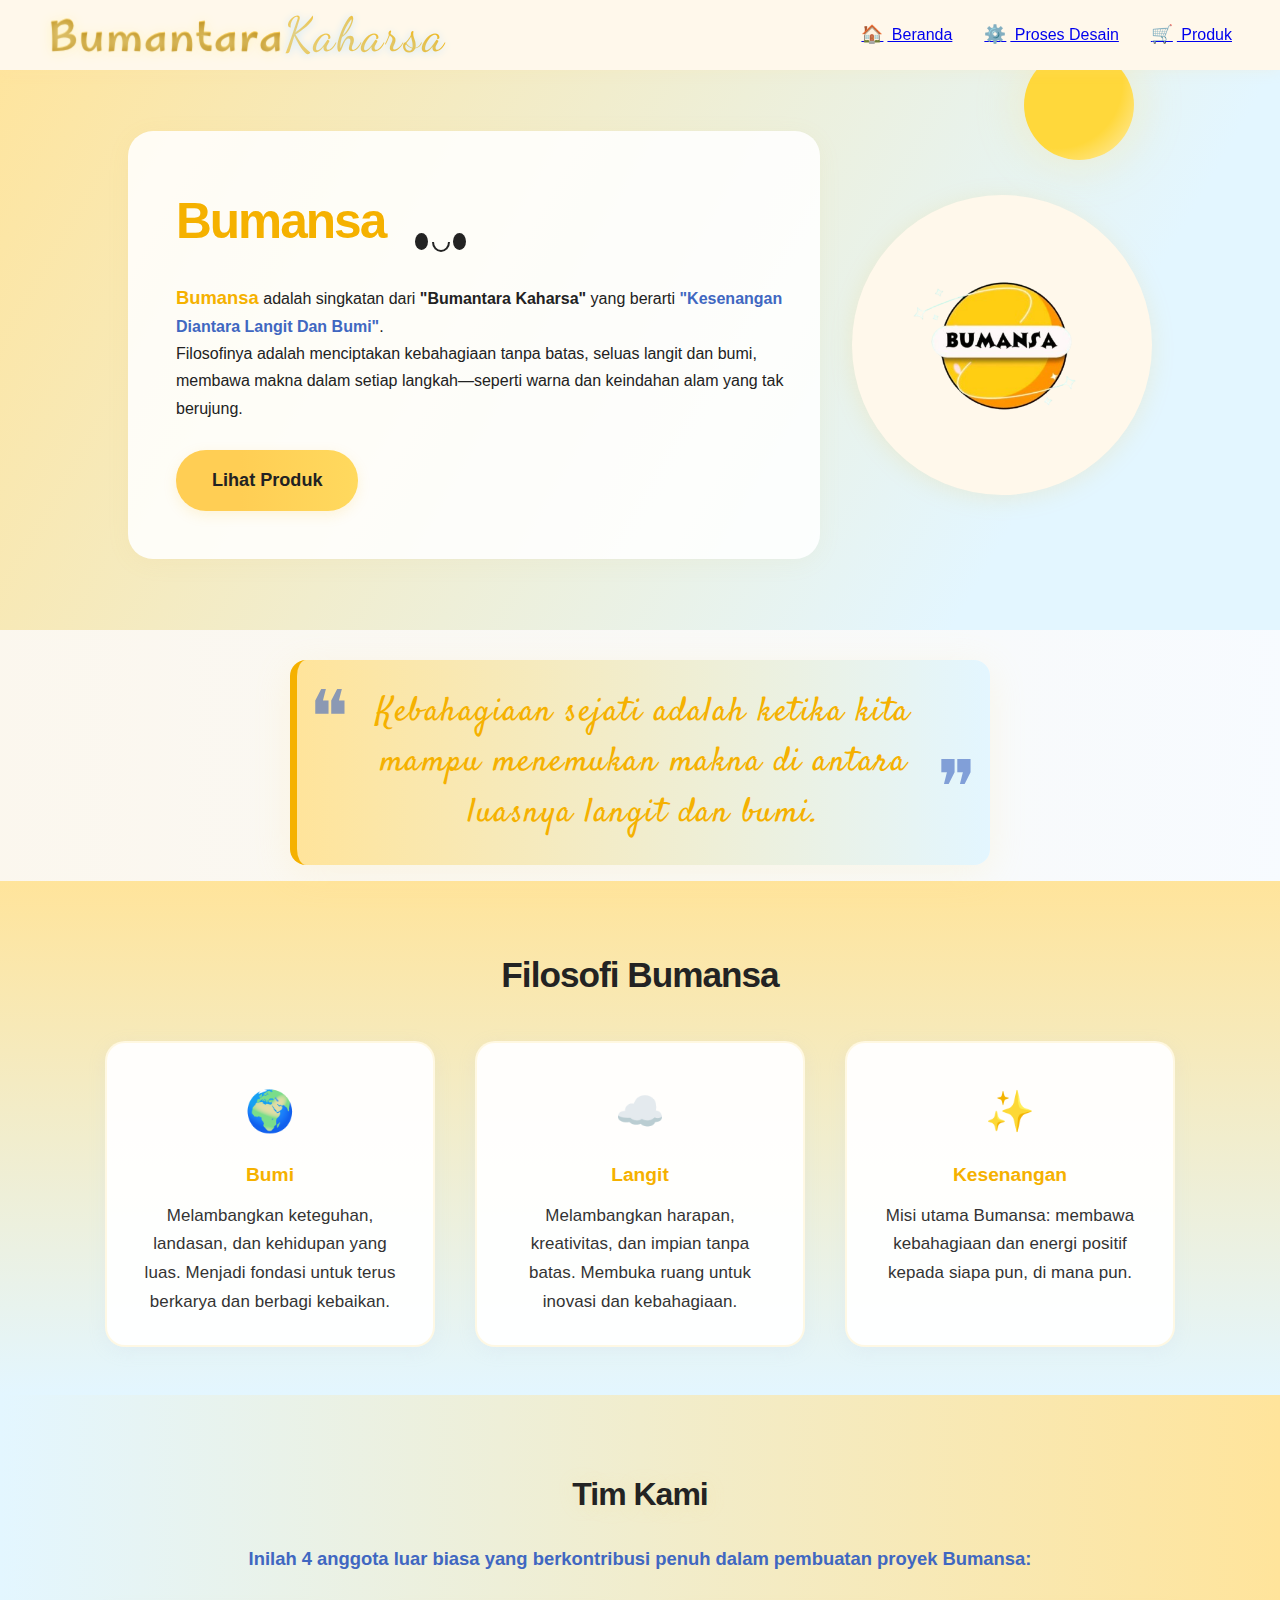
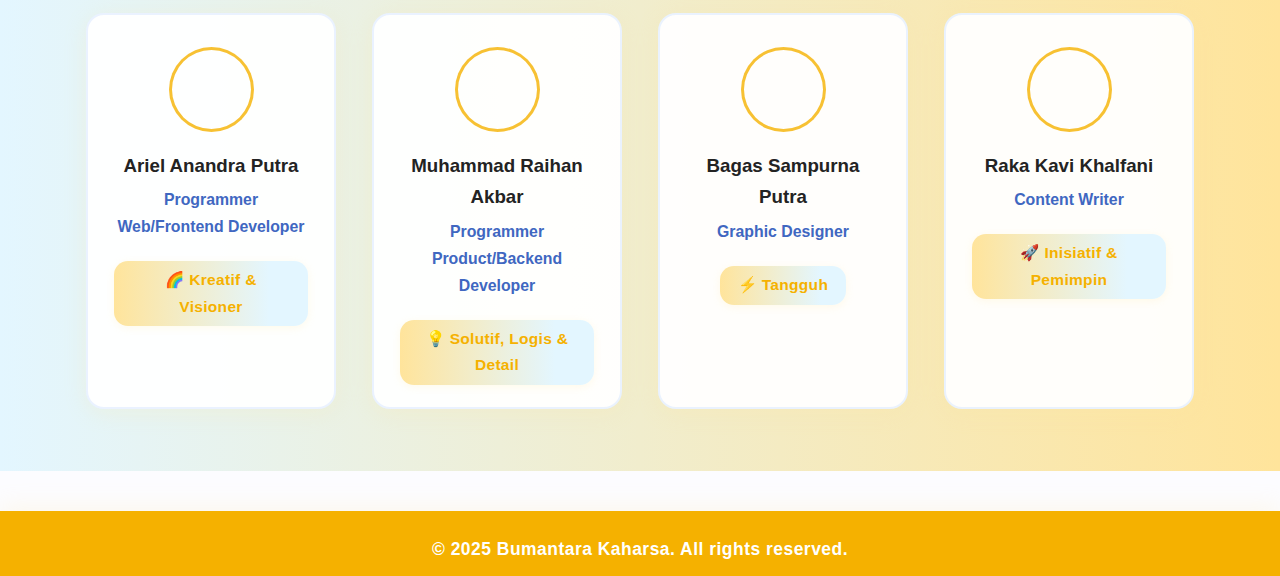
<file: index.html>
<!doctype html>
<html lang="id">
<head>
    <meta charset="utf-8">
    <meta name="viewport" content="width=device-width, initial-scale=1.0">
    <title>Bumantara Kaharsa</title>
    <!-- Font tradisional dan quote -->
    <link href="https://fonts.googleapis.com/css2?family=Marhey:wght@700&family=Dancing+Script:wght@700&family=Satisfy&display=swap" rel="stylesheet">
    <link rel="stylesheet" href="style.css">
</head>
<body>
    <!-- Navbar -->
    <nav class="navbar" id="navbar">
        <div class="logo tradisional-title">Bumantara<span>Kaharsa</span></div>
        <ul class="nav-links">
            <li><a href="index.html"><span class="nav-icon">🏠</span> Beranda</a></li>
            <li><a href="process.html"><span class="nav-icon">⚙️</span> Proses Desain</a></li>
            <li><a href="product.html"><span class="nav-icon">🛒</span> Produk</a></li>
        </ul>
        <div class="nav-underline"></div>
    </nav>

    <!-- Hero Section -->
    <section class="hero">
        <div class="hero-bg">
            <div class="cloud cloud1"></div>
            <div class="cloud cloud2"></div>
            <div class="cloud cloud3"></div>
            <div class="sun"></div>
        </div>
        <div class="hero-content">
            <div class="hero-text">
                <h1>
                  Bumansa
                  <span class="cute-face">
                    <span class="eye left-eye"></span>
                    <span class="mouth"></span>
                    <span class="eye right-eye"></span>
                  </span>
                </h1>
                <p>
                    <span class="bumansa-meaning">Bumansa</span> adalah singkatan dari <b>"Bumantara Kaharsa"</b> yang berarti 
                    <span class="highlight">"Kesenangan Diantara Langit Dan Bumi"</span>.<br>
                    Filosofinya adalah menciptakan kebahagiaan tanpa batas, seluas langit dan bumi, membawa makna dalam setiap langkah—seperti warna dan keindahan alam yang tak berujung.
                </p>
                <a href="product.html" class="cta-btn">Lihat Produk</a>
            </div>
            <div class="hero-image">
                <img src="imgin/bumansalogo.png" alt="Logo Bumansa" class="logo-img animated-pop floating">
            </div>
        </div>
    </section>

    <section class="quote">
        <blockquote class="fancyquote">
            Kebahagiaan sejati adalah ketika kita mampu menemukan makna di antara luasnya langit dan bumi.
        </blockquote>
    </section>

    <!-- Filosofi Section -->
    <section class="filosofi">
        <h2>Filosofi Bumansa</h2>
        <div class="filosofi-cards">
            <div class="filosofi-card">
                <span class="icon-earth">🌍</span>
                <h3>Bumi</h3>
                <p>Melambangkan keteguhan, landasan, dan kehidupan yang luas. Menjadi fondasi untuk terus berkarya dan berbagi kebaikan.</p>
            </div>
            <div class="filosofi-card">
                <span class="icon-sky">☁️</span>
                <h3>Langit</h3>
                <p>Melambangkan harapan, kreativitas, dan impian tanpa batas. Membuka ruang untuk inovasi dan kebahagiaan.</p>
            </div>
            <div class="filosofi-card">
                <span class="icon-joy">✨</span>
                <h3>Kesenangan</h3>
                <p>Misi utama Bumansa: membawa kebahagiaan dan energi positif kepada siapa pun, di mana pun.</p>
            </div>
        </div>
    </section>

    <!-- Team Section -->
    <section class="team">
        <h2>Tim Kami</h2>
        <p class="team-desc">Inilah 4 anggota luar biasa yang berkontribusi penuh dalam pembuatan proyek <b>Bumansa</b>:</p>
        <div class="team-cards">
            <div class="team-card">
                <div class="avatar" style="background-image:url('https://randomuser.me/api/portraits/men/32.jpg')"></div>
                <h3 class="member-name">Ariel Anandra Putra</h3>
                <p class="role">Programmer Web/Frontend Developer</p>
                <div class="team-badge">🌈 Kreatif & Visioner</div>
            </div>
            <div class="team-card">
                <div class="avatar" style="background-image:url('https://randomuser.me/api/portraits/women/44.jpg')"></div>
                <h3 class="member-name">Muhammad Raihan Akbar</h3>
                <p class="role">Programmer Product/Backend Developer</p>
                <div class="team-badge">💡 Solutif, Logis & Detail</div>
            </div>
            <div class="team-card">
                <div class="avatar" style="background-image:url('https://randomuser.me/api/portraits/men/45.jpg')"></div>
                <h3 class="member-name">Bagas Sampurna Putra</h3>
                <p class="role">Graphic Designer</p>
                <div class="team-badge">⚡ Tangguh </div>
            </div>
            <div class="team-card">
                <div class="avatar" style="background-image:url('https://randomuser.me/api/portraits/women/12.jpg')"></div>
                <h3 class="member-name">Raka Kavi Khalfani</h3>
                <p class="role">Content Writer</p>
                <div class="team-badge">🚀 Inisiatif & Pemimpin</div>
            </div>
        </div>
    </section>

    <footer>
        <p>&copy; 2025 Bumantara Kaharsa. All rights reserved.</p>
    </footer>

    <script>
    // Navbar scroll effect
    window.addEventListener('scroll', function() {
        const nav = document.getElementById('navbar');
        if(window.scrollY > 20){
            nav.classList.add('scrolled');
        } else {
            nav.classList.remove('scrolled');
        }
    });
    </script>
</body>
</html>
</file>
<file: style.css>
* {margin:0;padding:0;box-sizing:border-box;}
body {
    font-family: 'Quicksand', Arial, sans-serif;
    background: #fcfcff;
    color: #222;
    min-height: 100vh;
    line-height: 1.7;
    overflow-x: hidden;
    position: relative;
    z-index: 1;
}

/* --- Bumi Kanan Bawah --- */
/* --- Siluet Bumi Bulat & Di Depan --- */
.hero {
  position: relative;
  overflow: hidden;
}

.earth-bg-front {
    position: absolute;
    right: 0; bottom: 0;
    width: 900px;
    height: 480px;
    z-index: 1;
    pointer-events: none;
    opacity: 0.99;
    transition: opacity 0.4s;
}
@media (max-width: 1200px) {.earth-bg-front { width: 600px; height: 320px; }}
@media (max-width: 700px) {.earth-bg-front { width: 260px; height: 130px; }}

/* --- Logo Bumansa Lebih Besar --- */
.hero-image .logo-img {
    width: 300px;
    height: 300px;
    max-width: 100vw;
    max-height: 100vw;
    border-radius: 50%;
    background: #fff8eb;
    box-shadow: 0 4px 24px rgba(245,177,0,0.13);
    padding: 0;
    margin: 0;
    object-fit: contain;
    z-index: 4;
    transition: width 0.3s, height 0.3s;
}
@media (max-width: 1100px) {
    .hero-image .logo-img {
        width: 150px;
        height: 150px;
    }

}

/* --- Cloud Style --- */
.cloud-svg {
    position: fixed !important;
    z-index: 101 !important;
    opacity: 0.99;
    filter: drop-shadow(0 2px 40px #b3e0fc77);
    pointer-events: none;
    transition: opacity 0.5s;
}
.cloud1 { top:60px; left:5vw; animation:cloudX1 23s linear infinite;}
.cloud2 { top:90px; left:60vw; animation:cloudX2 32s linear infinite;}
.cloud3 { top:230px; left:30vw; animation:cloudX3 19s linear infinite;}
.cloud4 { top:310px; left:12vw; animation:cloudX4 25s linear infinite;}
.cloud5 { top:180px; left:70vw; animation:cloudX5 28s linear infinite;}
/* Awan di posisi tengah dan lintas hero */
@media (max-width:900px) {
    .cloud3 { top:160px; }
    .cloud4 { top:190px; }
    .cloud5 { top:120px; }
}

/* Hanya animasi horizontal (samping), tidak naik-turun */
@keyframes cloudX1 {
    0% { left: 5vw; opacity:1;}
    85% { opacity:1;}
    95% { opacity:0;}
    100% { left: 94vw; opacity:0;}
}
@keyframes cloudX2 {
    0% { left:60vw; opacity:1;}
    85% { opacity:1;}
    95% { opacity:0;}
    100% { left:2vw; opacity:0;}
}
@keyframes cloudX3 {
    0% { left:30vw; opacity:1;}
    80% { opacity:1;}
    98% { opacity:0;}
    100% { left:90vw; opacity:0;}
}
@keyframes cloudX4 {
    0% { left:12vw; opacity:1;}
    85% { opacity:1;}
    99% { opacity:0;}
    100% { left:94vw; opacity:0;}
}
@keyframes cloudX5 {
    0% { left:70vw; opacity:1;}
    85% { opacity:1;}
    98% { opacity:0;}
    100% { left:3vw; opacity:0;}
}

/* === NAVBAR === */
@import url('https://fonts.googleapis.com/css2?family=Montserrat:wght@700;800&family=Dancing+Script:wght@700&display=swap');

/* NAVBAR CONTAINER */
.navbar {
  position: fixed;
  top: 0; left: 0; width: 100%; z-index: 100;
  background: #fff8eb;
  box-shadow: 0 2px 12px #ffe49b22;
  display: flex;
  align-items: center;
  justify-content: space-between;
  height: 74px;      /* lebih tinggi dari sebelumnya, kini terasa lega */
  padding: 0 40px;
}

/* BRAND TITLE */
.brand-title {
  display: flex;
  align-items: baseline;
  user-select: none;
  cursor: default;
  gap: 7px;
}

/* "Bumantara" dengan efek gold gradient */
.brand-gold-gradient {
  font-family: 'Montserrat', sans-serif;
  font-size: 1.65em;   /* lebih kecil dan proporsional */
  font-weight: 800;
  letter-spacing: -1.5px;
  background: linear-gradient(90deg, #e5b94a 15%, #fff0b2 60%, #e5b94a 90%);
  color: #e5b94a; /* fallback */
  -webkit-background-clip: text;
  -webkit-text-fill-color: transparent;
  background-clip: text;
  text-fill-color: transparent;
  filter: drop-shadow(0 2px 6px #ffe49b66);
  margin-right: 2px;
  line-height: 1;
}

/* "Kaharsa" dengan script font */
.brand-script {
  font-family: 'Dancing Script', cursive;
  font-size: 1.2em;     /* proporsional dengan Bumantara */
  font-weight: 700;
  color: #f5d06f;
  letter-spacing: 0.2px;
  margin-left: 1px;
  margin-bottom: 1px;
  text-shadow: 0 1.5px 4px #ffe49b39;
  line-height: 1;
}

/* MENU */
.nav-menu {
  display: flex;
  gap: 14px;
  list-style: none;
  margin: 0; padding: 0;
}

.nav-link {
  display: flex; align-items: center; gap: 7px;
  background: linear-gradient(90deg,#fff7c3 60%,#fdf6d7 100%);
  padding: 10px 22px;
  border-radius: 23px;
  font-family: 'Montserrat', sans-serif;
  font-size: 1em;
  font-weight: 700;
  color: #4067c1;
  text-decoration: none;
  box-shadow: 0 1.5px 8px #ffe49b35;
  transition: background 0.19s, color 0.18s;
}
.nav-link:hover {
  background: linear-gradient(90deg,#ffe49b 35%, #f5b100 100%);
  color: #fff;
}

/* Responsive */
@media (max-width: 700px) {
  .navbar { flex-direction: column; height: auto; padding: 12px 2vw;}
  .brand-title { margin-bottom: 10px; }
  .brand-gold-gradient { font-size: 1.13em;}
  .brand-script { font-size: 1em;}
  .nav-link { font-size: 0.95em; padding: 9px 12px;}
}
.navbar.scrolled {
    background: rgba(255,255,255,0.98);
    box-shadow: 0 10px 32px rgba(160,180,210,0.13);
    backdrop-filter: blur(6px);
}
.tradisional-title {
    font-family: 'Marhey', 'Dancing Script', cursive;
    font-size: 2.5em;
    color: #e2ac0d;
    letter-spacing: 1px;
    text-shadow: 0 2px 12px #fdf3be, 0 1px 1px #b8860b;
    background: linear-gradient(90deg, #ffe49b 0%, #f5b100 100%);
    -webkit-background-clip: text;
    -webkit-text-fill-color: transparent;
    background-clip: text;
}
.tradisional-title span {
    font-family: 'Dancing Script', cursive;
    color: #4067c1;
    letter-spacing: 2px;
    font-size: 1.2em;
    text-shadow: 0 1px 8px #bbe2fe;
}
.nav-links {
    display: flex;
    gap: 32px;
    list-style: none;
    position: relative;
}

.nav-icon {
    font-size: 1.1em;
    margin-right: 4px;
}

.nav-underline {
    display: none;
}

/* === HERO SECTION === */
.hero {
    position: relative;
    width: 100%;
    min-height: 70vh;
    display: flex;
    align-items: center;
    justify-content: center;
    background: linear-gradient(120deg, #ffe49b 0%, #e3f6ff 80%);
    overflow: hidden;
    padding-top: 30px;
    z-index: 2;
}

.hero-bg {
    position: absolute;
    top: 0; left: 0; width: 100vw; height: 100%;
    z-index: 1; pointer-events: none; overflow: hidden;
}

.sun {
    top: 50px;
    left: 80vw;
    width: 110px;
    height: 110px;
    background: radial-gradient(circle at 30% 30%,#ffd83b 60%,#ffefb7 100%);
    border-radius: 50%;
    animation: sunFloat 7s ease-in-out infinite alternate;
    box-shadow: 0 0 40px 8px #ffe08344;
    position: absolute;
    z-index: 1;
}
@keyframes sunFloat { 0%{top:50px;} 100%{top:90px;} }

.hero-content {
    position: relative;
    display: flex;
    flex-direction: row;
    align-items: center;
    width: 80vw;
    max-width: 1250px;
    justify-content: space-between;
    z-index: 2;
    padding: 60px 0 30px 0;
}

.hero-text {
    flex: 1 1 48%;
    background: rgba(255,255,255,0.87);
    border-radius: 25px;
    padding: 48px 36px 48px 48px;
    box-shadow: 0 4px 24px rgba(220,180,80,0.07);
    margin-right: 32px;
    animation: fadeInUp 1s .15s both;
}
@keyframes fadeInUp { from{ opacity:0; transform:translateY(40px);} to{opacity:1; transform:translateY(0);} }
.hero-text h1 {
    font-family: 'Montserrat', sans-serif;
    font-size: 3.1em;
    color: #f5b100;
    margin-bottom: 18px;
    font-weight: 700;
    letter-spacing: -2px;
    display: flex;
    align-items: center;
    gap: 18px;
    position: relative;
    z-index: 2;
}
.cute-face {
    display: inline-flex;
    align-items: flex-end;
    margin-left: 10px;
    margin-bottom: 3px;
    position: relative;
    height: 1.2em;
}
.eye {
    width: 13px;
    height: 17px;
    background: #232323;
    border-radius: 50%;
    display: inline-block;
    margin: 0 2px;
    position: relative;
    animation: blink 4.7s infinite;
}
.left-eye { }
.right-eye { }
.mouth {
    width: 18px;
    height: 10px;
    border: 2px solid #232323;
    border-top: none;
    border-bottom-left-radius: 18px 20px;
    border-bottom-right-radius: 18px 20px;
    margin: 0 1.5px 1.3px 1.5px;
    display: inline-block;
    vertical-align: bottom;
    background: none;
    position: relative;
    top: 3px;
    animation: smileMove 5.5s ease-in-out infinite alternate;
}
@keyframes blink {
    0%,92%,96%,100% { height:17px;}
    94% { height:2px;}
    95% { height:2px;}
}
@keyframes smileMove {
    0%,100% { transform:rotate(0deg);}
    50% { transform:rotate(-9deg);}
}
.bumansa-meaning {
    color: #f5b100;
    font-weight: 700;
    font-size: 1.15em;
}
.highlight {
    color: #4067c1;
    font-weight: 600;
}
.hero-text .cta-btn {
    margin-top: 28px;
    display: inline-block;
    padding: 15px 36px;
    background: linear-gradient(90deg,#ffce54 35%, #ffd95e 100%);
    color: #222;
    font-size: 1.13em;
    font-weight: 700;
    border-radius: 30px;
    text-decoration: none;
    box-shadow: 0 4px 14px rgba(245,177,0,0.13);
    transition: background 0.3s, transform 0.2s, color 0.2s;
}
.hero-text .cta-btn:hover {
    background: linear-gradient(90deg,#ffe49b 10%,#f5b100 90%);
    transform: translateY(-2px) scale(1.07);
    color: #fff;
}

.hero-image {
  position: relative; /* tambahkan jika belum */
  display: flex;
  justify-content: center;
  align-items: center;
}

.logo-img {
  width: 220px;        /* ukuran logo besar sesuai keinginan */
  height: 220px;
  border-radius: 50%;
  object-fit: contain;
  z-index: 2;
  position: relative;
  background: transparent;
  box-shadow: none;
}

/* Tambahkan pseudo-element untuk outline bulat di belakang logo */
.hero-image::before {
  content: "";
  position: absolute;
  left: 50%; top: 50%;
  transform: translate(-50%, -50%);
  width: 246px;       /* Sedikit lebih besar dari logo (misal 13px per sisi) */
  height: 246px;
  border-radius: 50%;
  background: #fff8eb; /* warna outline */
  box-shadow: 0 0 0 4px #ffe49b; /* outline kuning lembut */
  z-index: 1;
}

/* Responsive */
@media (max-width: 700px) {
  .logo-img { width: 120px; height: 120px; }
  .hero-image::before { width: 138px; height: 138px; }
}

}
.floating {
    animation: floating 5.4s infinite ease-in-out alternate;
}
@keyframes popLogo {
    0% { transform: scale(0.6); opacity: 0.2;}
    50% { transform: scale(1.13); opacity: 1;}
    70% { transform: scale(0.97);}
    100% { transform: scale(1);}
}
@keyframes floating {
    0% { transform: translateY(0);}
    100% { transform: translateY(-22px);}
}

/* === QUOTE SECTION === */
.quote {
    position:relative;
    width:100vw;
    text-align:center;
    background: linear-gradient(90deg,#f5b10011 0%,#e3f6ff33 100%);
    padding: 30px 0 16px 0;
    z-index: 3;
}
.fancyquote {
    font-family: 'Satisfy', 'Italianno', cursive;
    font-size: 2.1em;
    color: #f5b100;
    background: linear-gradient(90deg, #ffe49b 0%, #e3f6ff 100%);
    border-left: 7px solid #f5b100;
    border-radius: 16px;
    padding: 28px 48px 26px 48px;
    margin: 0 auto;
    max-width: 700px;
    position: relative;
    box-shadow: 0 8px 36px #ffe49b33;
    line-height: 1.5;
    text-align: center;
    letter-spacing: 1.5px;
    transition: 0.3s;
    font-weight: 400;
}
.fancyquote:before {
    content: "❝";
    font-size: 2.2em;
    color: #4067c1;
    position: absolute;
    left: 12px;
    top: 12px;
    opacity: 0.6;
}
.fancyquote:after {
    content: "❞";
    font-size: 2.2em;
    color: #4067c1;
    position: absolute;
    right: 12px;
    bottom: 12px;
    opacity: 0.6;
}
@media (max-width:600px) {
    .fancyquote {
        padding: 18px 8vw 16px 8vw;
        font-size: 1.3em;
        max-width: 99vw;
    }
    .logo-img {
        width: 220px;
        height: 220px;
    }
    .earth-quarter-bg {
        width: 150px !important;
        height: 150px !important;
    }
}

/* === FILOSOFI SECTION === */
.filosofi {
    width: 100vw;
    background: linear-gradient(180deg, #ffe49b 0%, #e3f6ff 100%);
    padding: 64px 0 48px 0;
    text-align: center;
}
.filosofi h2 {
    font-family: 'Montserrat', sans-serif;
    font-size: 2.2em;
    color: #232323;
    margin-bottom: 36px;
    font-weight: 700;
    letter-spacing: -1px;
}
.filosofi-cards {
    display: flex;
    flex-wrap: wrap;
    justify-content: center;
    gap: 40px;
}
.filosofi-card {
    background: rgba(255,255,255,0.95);
    padding: 34px 30px 28px 30px;
    border-radius: 20px;
    max-width: 330px;
    min-width: 220px;
    box-shadow: 0 4px 18px rgba(180,200,230,0.13);
    display: flex;
    flex-direction: column;
    align-items: center;
    transition: transform 0.28s cubic-bezier(.56,-0.23,.7,1.26), box-shadow 0.22s, background 0.26s;
    cursor:pointer;
    border: 2.5px solid #ffe49b44;
}
.filosofi-card:hover {
    transform: translateY(-13px) scale(1.07) rotate(-2deg);
    background: linear-gradient(120deg,#ffe49b 50%,#fffbe5 100%);
    box-shadow: 0 16px 40px rgba(245,177,0,0.18);
    border-color: #f5b100cc;
}
.filosofi-card .icon-earth,
.filosofi-card .icon-sky,
.filosofi-card .icon-joy {
    font-size: 2.5em;
    margin-bottom: 14px;
    transition: transform 0.2s;
}
.filosofi-card:hover .icon-earth,
.filosofi-card:hover .icon-sky,
.filosofi-card:hover .icon-joy {
    transform: scale(1.18) rotate(-8deg);
}
.filosofi-card h3 {
    color: #f5b100;
    font-size: 1.2em;
    margin-bottom: 10px;
    font-family: 'Montserrat', sans-serif;
    font-weight: 700;
}
.filosofi-card p {
    color: #333;
    font-size: 1.06em;
    font-weight: 500;
    letter-spacing: 0.1px;
}

/* === TEAM SECTION === */
.team {
    width: 100vw;
    background: linear-gradient(90deg,#e3f6ff 0%, #ffe49b 100%);
    padding: 72px 0 62px 0;
    text-align: center;
    position:relative;
    z-index:2;
}
.team h2 {
    font-family: 'Montserrat', sans-serif;
    color: #232323;
    font-size: 2em;
    font-weight: 700;
    margin-bottom: 22px;
    letter-spacing: -1px;
    text-shadow: 0 2px 18px #ffe49b44;
}
.team-desc {
    color: #4067c1;
    font-size: 1.15em;
    margin-bottom: 38px;
    font-weight: 600;
}
.team-cards {
    display: flex;
    flex-wrap: wrap;
    justify-content: center;
    gap: 36px;
}
.team-card {
    background: rgba(255,255,255,0.95);
    border-radius: 18px;
    box-shadow: 0 4px 22px #ffe49b33;
    padding: 32px 26px 22px 26px;
    max-width: 250px;
    min-width: 200px;
    display: flex;
    flex-direction: column;
    align-items: center;
    transition: transform 0.22s, box-shadow 0.25s, background 0.17s;
    position: relative;
    border: 2px solid #d8e7ff88;
    cursor:pointer;
}
.team-card:hover {
    background: linear-gradient(120deg,#ffe49b60 50%,#e3f6ff 100%);
    transform: translateY(-12px) scale(1.04) rotate(1deg);
    box-shadow: 0 10px 36px #f5b10022;
    border-color: #f5b100cc;
}
.avatar {
    width: 85px; height: 85px;
    border-radius: 50%;
    background-size: cover;
    background-position: center;
    margin-bottom: 18px;
    border: 3.5px solid #f5b100cc;
    transition: border-color 0.2s;
}
.team-card:hover .avatar {
    border-color: #4067c1;
}
.member-name {
    font-family: 'Montserrat',sans-serif;
    font-weight: 700;
    font-size: 1.17em;
    color: #232323;
    margin-bottom: 6px;
}
.role {
    color: #4067c1;
    font-size: 0.99em;
    margin-bottom: 10px;
    font-weight: 600;
}
.team-badge {
    margin-top: 10px;
    background: linear-gradient(90deg,#ffe49b 0%, #e3f6ff 80%);
    color: #f5b100;
    font-size: 0.97em;
    font-weight: 700;
    padding: 6px 18px;
    border-radius: 14px;
    box-shadow:0 2px 9px #ffe49b33;
    letter-spacing: 0.3px;
}

/* === FOOTER === */
footer {
    width: 100vw;
    background: #f5b100;
    text-align: center;
    padding: 24px 0 12px 0;
    color: #fff;
    font-size: 1.09em;
    margin-top: 40px;
    letter-spacing: 0.5px;
    font-weight: 600;
    box-shadow: 0 -4px 24px #ffe49b33;
}

/* === RESPONSIVE DESIGN === */
@media (max-width: 1100px) {
    .hero-content, .filosofi-cards, .team-cards {
        flex-direction: column;
        align-items: center;
        gap: 30px;
    }
    .hero-content {
        padding: 36px 0 0 0;
    }
    .hero-text {
        margin: 0 0 28px 0;
        padding: 36px 20px;
        text-align: center;
    }
    .logo-img {
        width: 170px;
        height: 170px;
    }
}

@media (max-width: 700px) {
    .navbar, .hero-content {
        padding-left: 4vw;
        padding-right: 4vw;
    }
    .navbar {
        flex-direction: column;
        align-items: flex-start;
        gap: 10px;
    }
    .nav-links {
        gap: 16px;
        font-size: 0.96em;
    }
    .hero-text {
        padding: 22px 8px;
    }
    .filosofi {
        padding: 38px 0 28px 0;
    }
    .filosofi-card, .team-card {
        max-width: 98vw;
        min-width: unset;
    }
    .team {
        padding: 36px 0 32px 0;
    }
    .logo-img {
        width: 120px;
        height: 120px;
    }
}

.process-design {
  padding: 70px 0 60px 0;
  background: #f7faff;
  min-height: 540px;
  display: flex;
  flex-direction: column;
  align-items: center;
  scroll-margin-top: 80px; /* Biar tidak ketutup navbar yang sticky */
}

.process-design {
  position: relative;
  padding: 90px 0 70px 0;
  min-height: 600px;
  background: linear-gradient(120deg, #e3f6ff 65%, #ffe49b 100%);
  overflow: hidden;
  display: flex;
  flex-direction: column;
  align-items: center;
  z-index: 1;
  scroll-margin-top: 80px;
}

.design-bg {
  position: absolute;
  width: 100%; height: 100%;
  top: 0; left: 0;
  z-index: 1;
  pointer-events: none;
}
.cloud {
  position: absolute;
  top: 15px; left: 5vw;
  width: 110px; height: 40px;
  opacity: 0.7;
  animation: cloudMove 14s linear infinite alternate;
}
@keyframes cloudMove {
  0% { left: 5vw; }
  100% { left: 13vw; }
}
.gear {
  position: absolute;
  bottom: 30px; right: 4vw;
  width: 60px; height: 60px;
  opacity: 0.5;
  transform: rotate(0deg);
  animation: gearSpin 16s linear infinite;
}
@keyframes gearSpin {
  0% { transform: rotate(0deg);}
  100% { transform: rotate(360deg);}
}

.process-title {
  color: #4067c1;
  font-size: 2.7em;
  font-family: 'Montserrat', sans-serif;
  font-weight: 800;
  letter-spacing: -1px;
  margin-bottom: 10px;
  z-index: 2;
  position: relative;
  display: flex;
  align-items: center;
  gap: 10px;
  animation: fadeInUp 0.9s 0.1s both;
  transition: color 0.25s;
}
.process-title .sparkle {
  font-size: 0.75em;
  animation: sparklePop 2.2s infinite alternate;
}
@keyframes sparklePop {
  0%,100% { opacity: 1; transform: scale(1);}
  50% { opacity: 0.7; transform: scale(1.25);}
}
.process-title:hover {
  color: #f5b100;
}

.process-desc {
  color: #4e5f7b;
  font-size: 1.16em;
  margin-bottom: 42px;
  max-width: 620px;
  text-align: center;
  z-index: 2;
  background: rgba(255,255,255,0.60);
  border-radius: 24px;
  padding: 16px 28px;
  box-shadow: 0 2px 14px #aad3fa21;
  animation: fadeInUp 1s 0.22s both;
}

.canva-embed-card {
  width: 98vw;
  max-width: 860px;
  background: #fff8eb;
  border-radius: 28px;
  box-shadow: 0 4px 34px 0 #dbefff66, 0 1.5px 24px #ffe49b2a;
  overflow: hidden;
  margin: 0 auto;
  position: relative;
  z-index: 2;
  transition: box-shadow 0.3s, transform 0.2s;
  animation: fadeInUp 1s 0.34s both;
}
.canva-embed-card:hover {
  box-shadow: 0 8px 44px 0 #aae9ff88, 0 3px 36px #ffe49b3a;
  transform: translateY(-2px) scale(1.01);
}
.canva-embed-card iframe {
  width: 100%;
  min-height: 480px;
  border: none;
  display: block;
  background: #fff;
}
.card-shadow {
  display: none;
}

@media (max-width: 900px) {
  .canva-embed-card { max-width: 99vw; border-radius: 15px;}
  .canva-embed-card iframe { min-height: 340px;}
  .process-title { font-size: 2em;}
}
@media (max-width: 600px) {
  .process-title { font-size: 1.3em;}
  .process-desc { font-size: 1em; padding: 10px 6vw;}
  .canva-embed-card iframe { min-height: 210px;}
}
.product {
  position: relative;
  width: 100vw;
  min-height: 690px;
  background: linear-gradient(120deg, #e3f6ff 70%, #fff8eb 100%);
  overflow: hidden;
  display: flex;
  flex-direction: column;
  align-items: center;
  padding: 0;
  margin: 0;
  z-index: 1;
  scroll-margin-top: 80px;
}
.product-bg {
  position: absolute;
  width: 100%; height: 100%;
  top: 0; left: 0;
  z-index: 1;
  pointer-events: none;
  /* Tambahkan dekorasi SVG jika diinginkan */
}
.product-content {
  position: relative;
  z-index: 2;
  width: 100%;
  max-width: 880px;
  margin: 0 auto;
  padding: 60px 24px 48px 24px;
  display: flex;
  flex-direction: column;
  align-items: center;
}

.product-header {
  display: flex;
  align-items: center;
  gap: 18px;
  justify-content: center;
  margin-bottom: 20px;
}
.py-logo {
  width: 50px;
  height: 50px;
  filter: drop-shadow(0 2px 6px #ffe49b90);
  border-radius: 16px;
  background: #fff8eb;
}
.product-title {
  color: #4067c1;
  font-size: 2.3em;
  font-family: 'Montserrat', sans-serif;
  font-weight: 800;
  letter-spacing: -1px;
}
.product-title .highlight {
  color: #f5b100;
  font-size: 1.05em;
}
.product-desc-card {
  background: #fff;
  border-radius: 24px;
  box-shadow: 0 4px 28px 0 #ffe49b29;
  padding: 28px 30px 26px 30px;
  margin-bottom: 34px;
  width: 100%;
  max-width: 700px;
  display: flex;
  flex-direction: column;
  align-items: center;
}
.product-desc-main {
  text-align: center;
  margin-bottom: 18px;
  position: relative;
}
.desc-icon {
  font-size: 1.25em;
  margin-right: 4px;
  vertical-align: middle;
}
.product-desc-main p {
  color: #4e5f7b;
  font-size: 1.19em;
  margin-bottom: 0;
}
.py-badge {
  background: #ffe49b;
  color: #4067c1;
  font-weight: 700;
  display: inline-block;
  font-size: 1.06em;
  border-radius: 13px;
  padding: 4px 13px 4px 13px;
  margin-top: 8px;
  box-shadow: 0 1.5px 6px #ffe49b3a;
  letter-spacing: 0.3px;
}
.product-guide {
  background: #e3f6ff;
  color: #4067c1;
  border-radius: 14px;
  padding: 16px 16px 12px 24px;
  font-size: 1.08em;
  box-shadow: 0 2px 9px #aee4ff15;
  width: 100%;
  text-align: left;
}
.product-guide b {
  color: #f5b100;
}
.product-guide ol {
  margin: 6px 0 0 18px;
  padding: 0 0 0 0;
}
.product-guide li {
  margin-bottom: 4px;
  line-height: 1.6;
}
.product-guide ul {
  margin: 3px 0 0 20px;
  padding: 0;
  font-size: 0.96em;
}
.python-embed-card {
  width: 100%;
  max-width: 540px;
  background: #fff8eb;
  border-radius: 15px;
  box-shadow: 0 3px 18px 0 #ffe49b33;
  overflow: hidden;
  margin: 0 auto 22px auto;
  position: relative;
  z-index: 2;
  transition: box-shadow 0.3s, transform 0.2s;
}
.python-embed-card iframe {
  width: 100%;
  min-height: 360px;
  border: none;
  display: block;
  background: #fff;
}
.product-link {
  display: flex;
  gap: 20px;
  justify-content: center;
  margin-bottom: 8px;
}
.run-btn {
  display: inline-flex;
  align-items: center;
  gap: 5px;
  padding: 13px 32px;
  background: linear-gradient(90deg,#4067c1 30%, #4e5f7b 99%);
  color: #fff;
  font-size: 1.09em;
  font-weight: 700;
  border-radius: 28px;
  text-decoration: none;
  box-shadow: 0 3px 18px 0 #4067c129;
  border: none;
  transition: background 0.3s, transform 0.18s, color 0.2s;
  cursor: pointer;
  letter-spacing: 0.2px;
}
.run-btn:hover {
  background: linear-gradient(90deg,#f5b100 15%,#ffe49b 90%);
  color: #4067c1;
  transform: translateY(-2.5px) scale(1.07);
}
@media (max-width: 900px) {
  .product-content { max-width: 99vw; }
  .product-desc-card { max-width: 98vw; }
  .python-embed-card { max-width: 98vw; }
}
@media (max-width: 600px) {
  .product-title { font-size: 1.25em;}
  .product-desc-card { font-size: 0.99em; padding: 13px 4vw;}
  .product-guide { font-size: 0.97em; padding: 12px 7px;}
}

html {
  scroll-behavior: smooth;
}

.section {
  opacity: 0;
  transform: translateY(40px);
  transition: all 0.7s cubic-bezier(.66,.01,.34,1);
}

.section.visible {
  opacity: 1;
  transform: translateY(0);
}
@import url('https://fonts.googleapis.com/css2?family=Montserrat:wght@800&family=Dancing+Script:wght@700&display=swap');

.navbar {
  position: fixed; top: 0; left: 0; width: 100%; z-index: 100;
  background: #fff8eb;
  box-shadow: 0 2px 12px #ffe49b22;
  display: flex; align-items: center; justify-content: space-between;
  height: 70px;
  padding: 0 48px;
}
.brand-title {
  display: flex; align-items: center; text-decoration: none; cursor: pointer;
}
.brand-blue {
  font-family: 'Montserrat', sans-serif;
  font-size: 2.05em;
  font-weight: 800;
  color: #4067c1;
  letter-spacing: -1px;
  margin-right: 7px;
}
.brand-gold {
  font-family: 'Dancing Script', cursive;
  font-size: 1.5em;
  font-weight: 700;
  color: #f5b100;
  letter-spacing: 0.5px;
  margin-left: 2px;
}
.nav-menu {
  display: flex; gap: 18px; list-style: none; margin: 0; padding: 0;
}
.nav-link {
  display: flex; align-items: center; gap: 7px;
  background: linear-gradient(90deg,#fff7c3 60%,#e6f9ff 100%);
  padding: 10px 22px;
  border-radius: 23px;
  font-family: 'Montserrat', sans-serif;
  font-size: 1.13em;
  font-weight: 700;
  color: #4067c1;
  text-decoration: none;
  box-shadow: 0 1.5px 8px #ffe49b35;
  transition: background 0.19s, color 0.18s;
}
.nav-link:hover {
  background: linear-gradient(90deg,#ffe49b 35%, #f5b100 100%);
  color: #fff;
}
</file>
